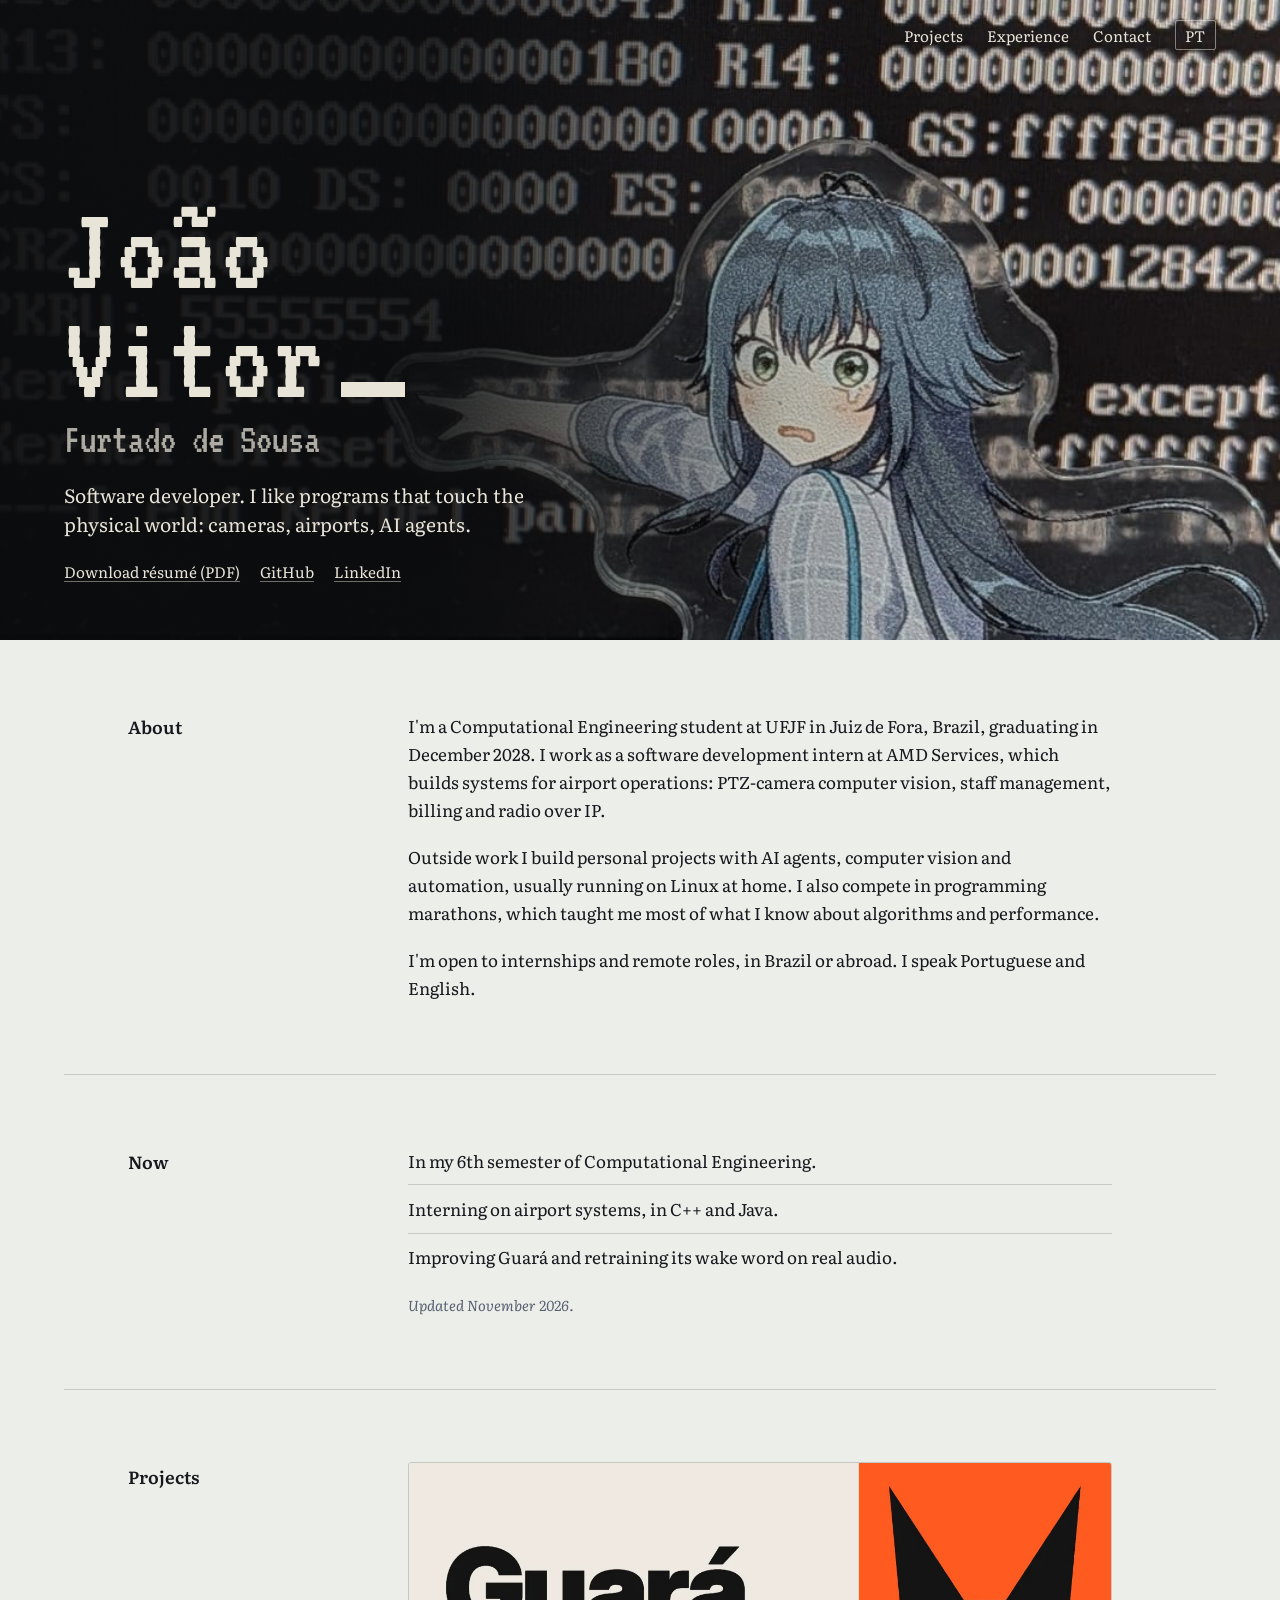
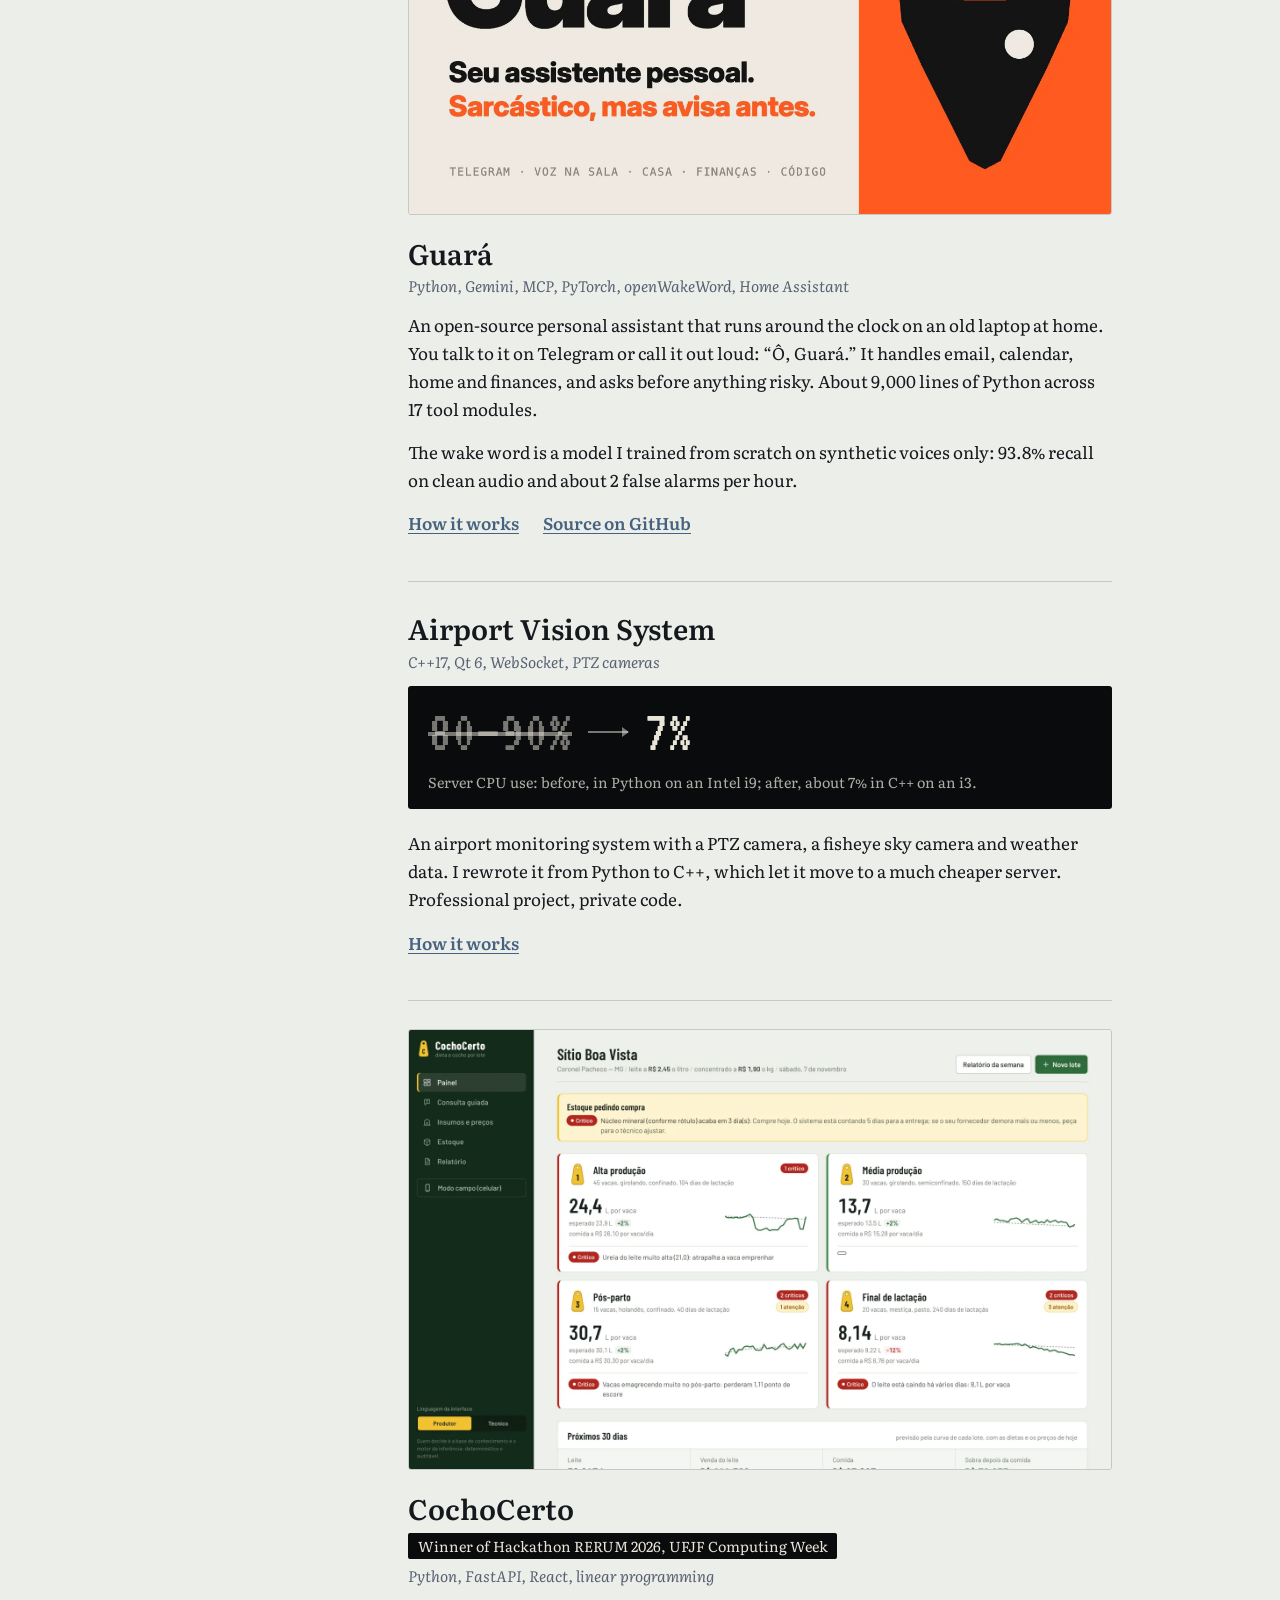
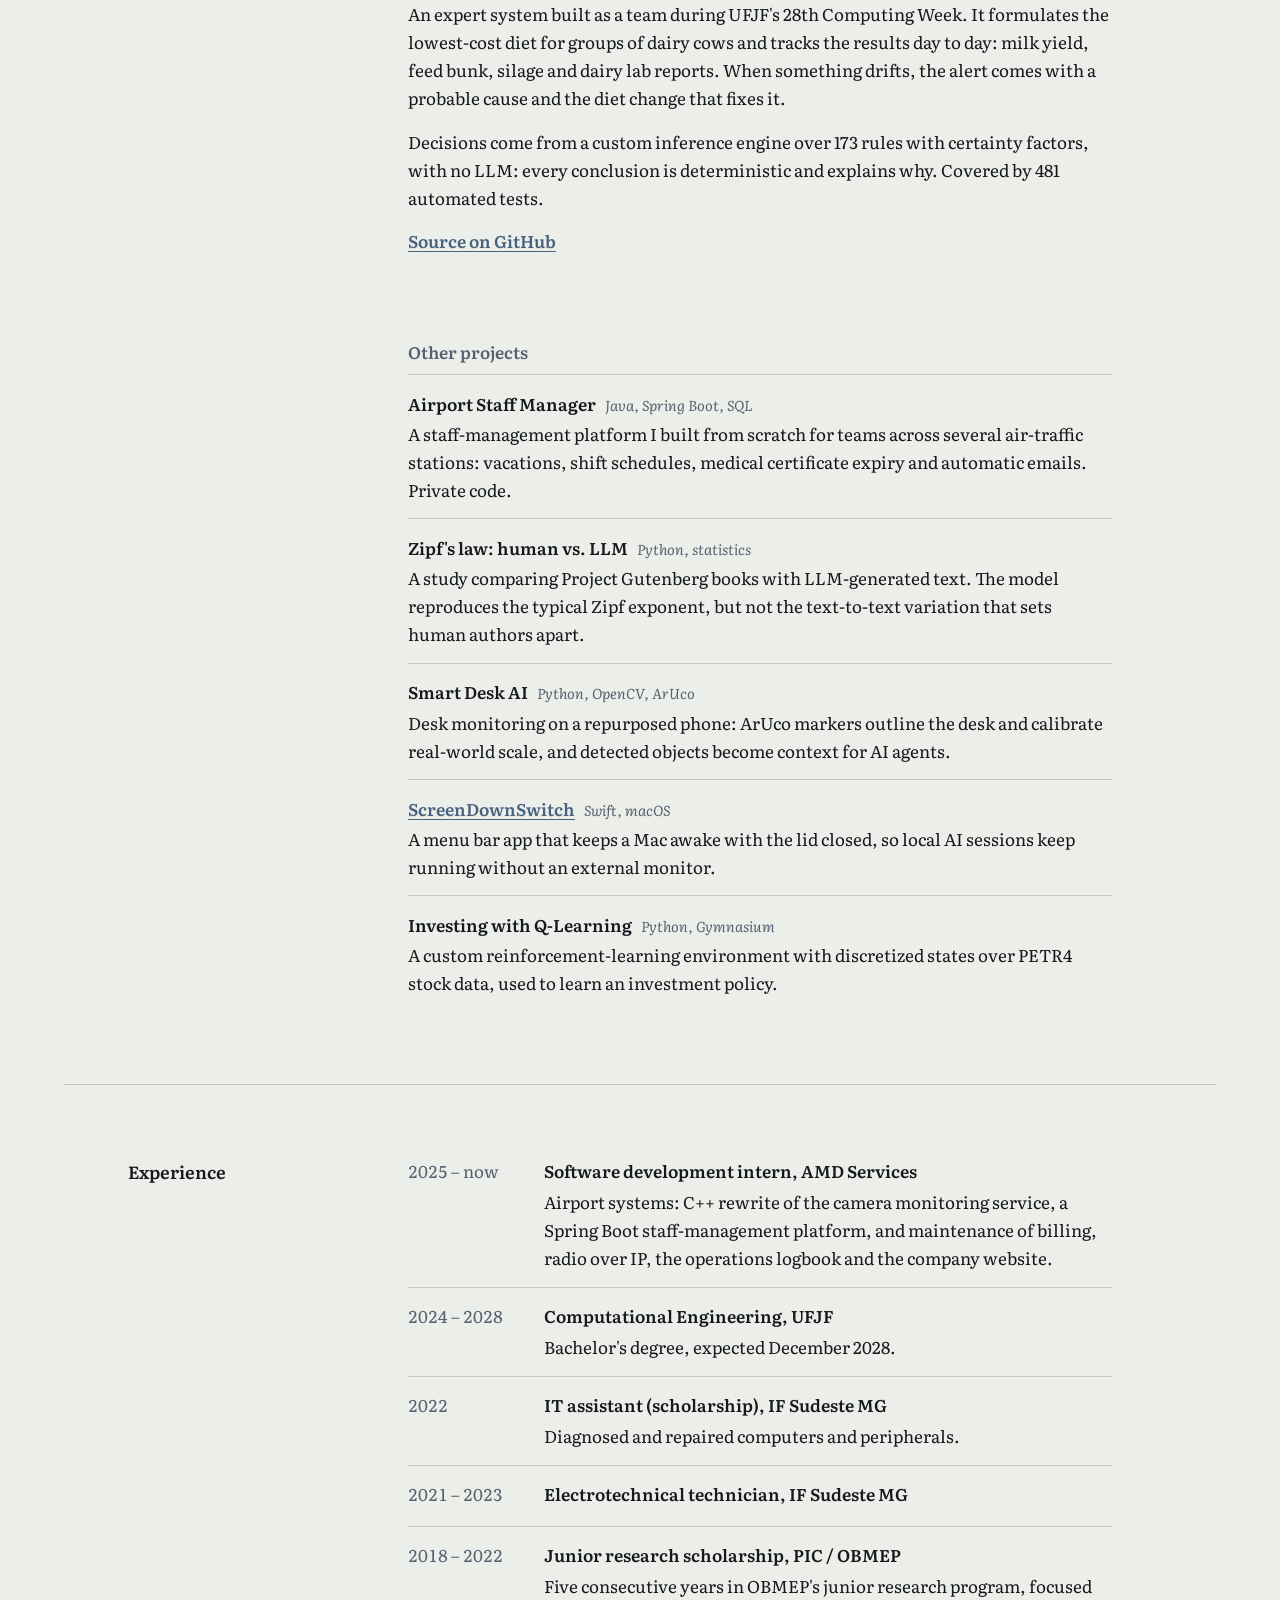
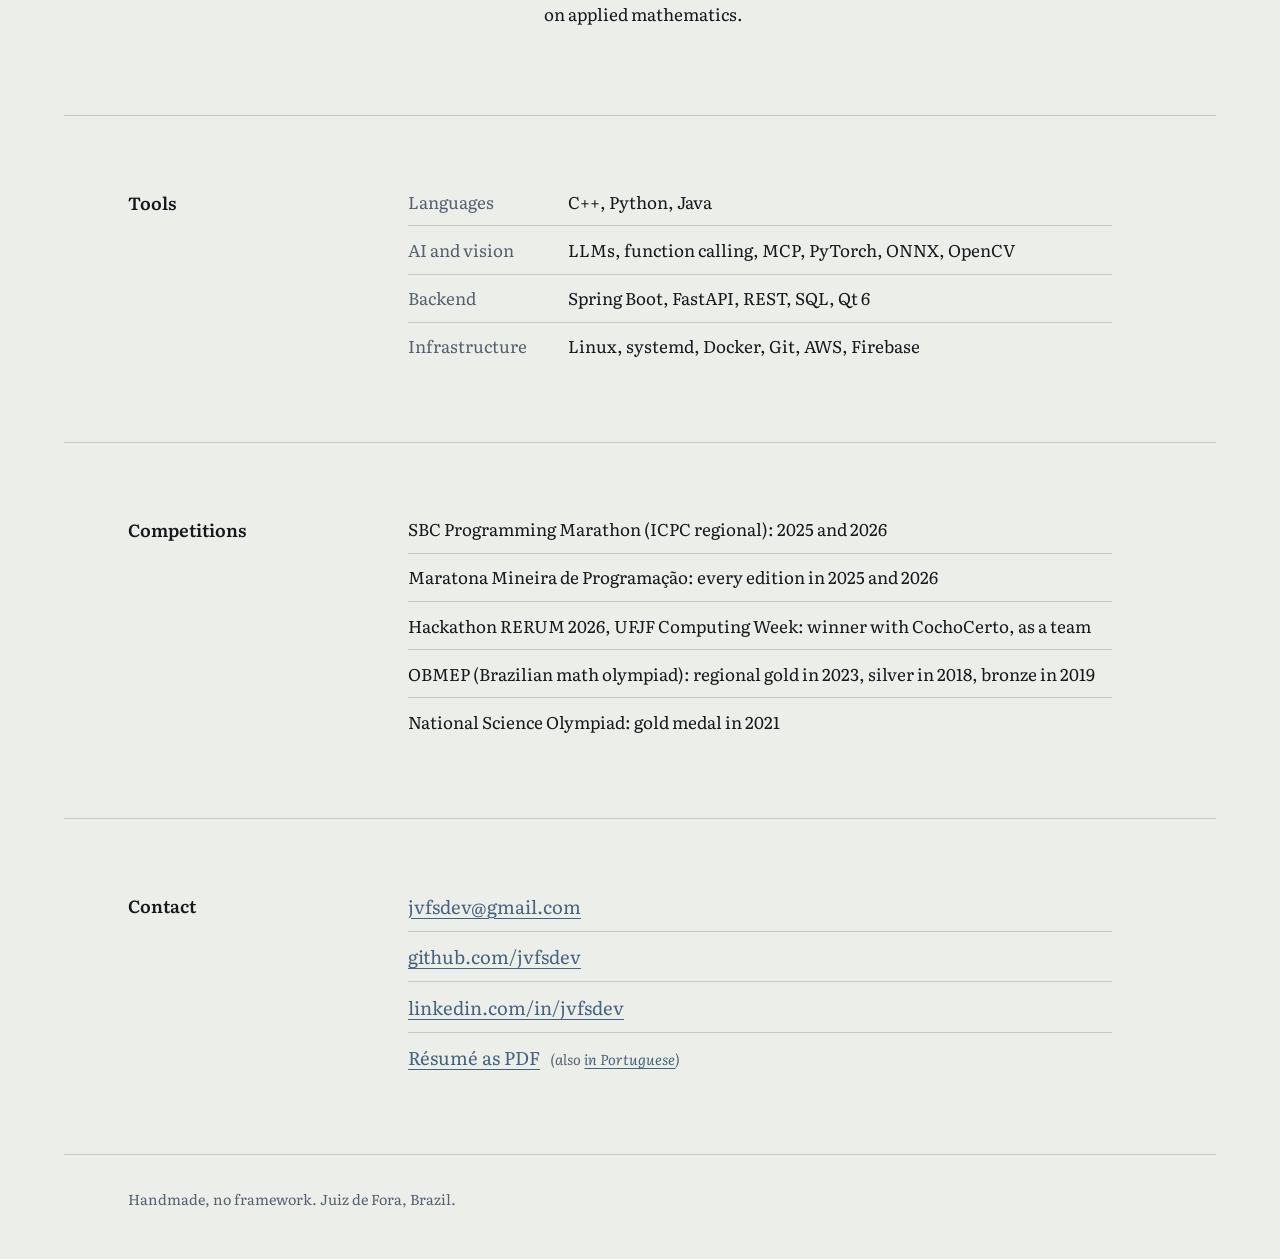
<file: index.html>
<!doctype html>
<html lang="pt-BR">
<head>
  <meta charset="utf-8">
  <meta name="viewport" content="width=device-width, initial-scale=1">
  <title>João Vitor Furtado de Sousa</title>
  <meta name="description" content="Desenvolvedor de software em Juiz de Fora. C++, visão computacional e agentes de IA. Estudante de Engenharia Computacional na UFJF.">
  <link rel="canonical" href="https://jvfs.com.br/">
  <meta name="theme-color" content="#0a0b0d">
  <meta property="og:type" content="website">
  <meta property="og:url" content="https://jvfs.com.br/">
  <meta property="og:title" content="João Vitor Furtado de Sousa">
  <meta property="og:description" content="Desenvolvedor de software. C++, visão computacional e agentes de IA.">
  <meta property="og:image" content="https://jvfs.com.br/assets/og.jpg">
  <meta property="og:image:width" content="1200">
  <meta property="og:image:height" content="630">
  <meta property="og:locale" content="pt_BR">
  <meta property="og:locale:alternate" content="en_US">
  <meta name="twitter:card" content="summary_large_image">
  <link rel="icon" href="data:image/svg+xml,%3Csvg xmlns='http://www.w3.org/2000/svg' viewBox='0 0 32 32'%3E%3Crect width='32' height='32' fill='%230a0b0d'/%3E%3Crect x='9' y='7' width='5' height='18' fill='%23e8e4d8'/%3E%3Crect x='9' y='20' width='14' height='5' fill='%23e8e4d8'/%3E%3C/svg%3E">
  <link rel="preconnect" href="https://fonts.googleapis.com">
  <link rel="preconnect" href="https://fonts.gstatic.com" crossorigin>
  <link href="https://fonts.googleapis.com/css2?family=Literata:ital,opsz,wght@0,7..72,400;0,7..72,600;1,7..72,400&family=VT323&display=swap" rel="stylesheet">
  <link rel="stylesheet" href="style.css">
  <script type="application/ld+json">
  {
    "@context": "https://schema.org",
    "@type": "Person",
    "name": "João Vitor Furtado de Sousa",
    "url": "https://jvfs.com.br/",
    "email": "mailto:jvfsdev@gmail.com",
    "jobTitle": "Software Developer",
    "address": {"@type": "PostalAddress", "addressLocality": "Juiz de Fora", "addressRegion": "MG", "addressCountry": "BR"},
    "alumniOf": {"@type": "CollegeOrUniversity", "name": "Universidade Federal de Juiz de Fora"},
    "sameAs": ["https://github.com/jvfsdev", "https://linkedin.com/in/jvfsdev"]
  }
  </script>
</head>
<body>

<header class="hero">
  <img class="hero-img" src="assets/kernel-panic.jpeg" alt="Foto de um monitor mostrando um kernel panic do Linux, com um boneco de acrílico apontando para o texto" width="1600" height="533">
  <div class="hero-scrim"></div>

  <nav class="nav" aria-label="Navegação principal">
    <a href="#projetos"><span lang="pt-BR">Projetos</span><span lang="en">Projects</span></a>
    <a href="#experiencia"><span lang="pt-BR">Experiência</span><span lang="en">Experience</span></a>
    <a href="#contato"><span lang="pt-BR">Contato</span><span lang="en">Contact</span></a>
    <button class="lang" type="button" id="lang-toggle" aria-label="Mudar idioma / Switch language">
      <span lang="pt-BR">EN</span><span lang="en">PT</span>
    </button>
  </nav>

  <div class="hero-text">
    <h1 class="name">João <span class="nowrap">Vitor<span class="cursor" aria-hidden="true"></span></span></h1>
    <p class="fullname">Furtado de Sousa</p>
    <p class="tagline" lang="pt-BR">Desenvolvedor de software. Gosto de programas que encostam no mundo físico: câmeras, aeroportos, agentes de IA.</p>
    <p class="tagline" lang="en">Software developer. I like programs that touch the physical world: cameras, airports, AI agents.</p>
    <p class="hero-links">
      <a lang="pt-BR" href="assets/cv/joao-vitor-cv-pt.pdf">Baixar currículo (PDF)</a>
      <a lang="en" href="assets/cv/joao-vitor-cv-en.pdf">Download résumé (PDF)</a>
      <a href="https://github.com/jvfsdev">GitHub</a>
      <a href="https://linkedin.com/in/jvfsdev">LinkedIn</a>
    </p>
  </div>
</header>

<main>

  <section class="section" id="sobre">
    <h2 class="section-title"><span lang="pt-BR">Sobre</span><span lang="en">About</span></h2>
    <div class="section-body prose">
      <p lang="pt-BR">Estudo Engenharia Computacional na UFJF, em Juiz de Fora, com formatura prevista para dezembro de 2028. Faço estágio em desenvolvimento de software na AMD Services, que cria sistemas para a operação de aeroportos: visão computacional com câmeras PTZ, gestão de pessoal, billing e rádio sobre IP.</p>
      <p lang="en">I'm a Computational Engineering student at UFJF in Juiz de Fora, Brazil, graduating in December 2028. I work as a software development intern at AMD Services, which builds systems for airport operations: PTZ-camera computer vision, staff management, billing and radio over IP.</p>

      <p lang="pt-BR">Fora do trabalho, construo projetos pessoais com agentes de IA, visão computacional e automação, quase sempre rodando em Linux, em casa. Também compito em maratonas de programação, onde aprendi quase tudo que sei sobre algoritmos e desempenho.</p>
      <p lang="en">Outside work I build personal projects with AI agents, computer vision and automation, usually running on Linux at home. I also compete in programming marathons, which taught me most of what I know about algorithms and performance.</p>

      <p lang="pt-BR">Estou aberto a estágios e vagas remotas, no Brasil ou fora. Falo português e inglês.</p>
      <p lang="en">I'm open to internships and remote roles, in Brazil or abroad. I speak Portuguese and English.</p>
    </div>
  </section>

  <section class="section" id="agora">
    <h2 class="section-title"><span lang="pt-BR">Agora</span><span lang="en">Now</span></h2>
    <div class="section-body">
      <ul class="plain">
        <li><span lang="pt-BR">Cursando o 6º período de Engenharia Computacional.</span><span lang="en">In my 6th semester of Computational Engineering.</span></li>
        <li><span lang="pt-BR">Estagiando em sistemas de aeroporto, em C++ e Java.</span><span lang="en">Interning on airport systems, in C++ and Java.</span></li>
        <li><span lang="pt-BR">Evoluindo o Guará e treinando a palavra de ativação com áudio real.</span><span lang="en">Improving Guará and retraining its wake word on real audio.</span></li>
      </ul>
      <p class="note"><span lang="pt-BR">Atualizado em novembro de 2026.</span><span lang="en">Updated November 2026.</span></p>
    </div>
  </section>

  <section class="section" id="projetos">
    <h2 class="section-title"><span lang="pt-BR">Projetos</span><span lang="en">Projects</span></h2>
    <div class="section-body">

      <article class="project featured">
        <a class="project-figure" href="projetos/guara.html" tabindex="-1" aria-hidden="true">
          <img src="assets/projetos/guara.webp" alt="" width="1280" height="640" loading="lazy">
        </a>
        <h3 class="project-name"><a href="projetos/guara.html">Guará</a></h3>
        <p class="project-stack">Python, Gemini, MCP, PyTorch, openWakeWord, Home Assistant</p>
        <div class="project-desc">
          <p lang="pt-BR">Assistente pessoal de código aberto que roda 24 horas num notebook velho, em casa. Você fala com ele pelo Telegram ou chama em voz alta: <q>Ô, Guará.</q> Cuida de e-mail, agenda, casa e finanças, e pede confirmação antes de qualquer ação perigosa. São cerca de 9.000 linhas de Python em 17 módulos de ferramentas.</p>
          <p lang="en">An open-source personal assistant that runs around the clock on an old laptop at home. You talk to it on Telegram or call it out loud: <q>Ô, Guará.</q> It handles email, calendar, home and finances, and asks before anything risky. About 9,000 lines of Python across 17 tool modules.</p>
          <p lang="pt-BR">A palavra de ativação é um modelo que treinei do zero, só com vozes sintéticas: 93,8% de acerto em áudio limpo e cerca de 2 alarmes falsos por hora.</p>
          <p lang="en">The wake word is a model I trained from scratch on synthetic voices only: 93.8% recall on clean audio and about 2 false alarms per hour.</p>
          <p class="project-links">
            <a href="projetos/guara.html"><span lang="pt-BR">Como funciona</span><span lang="en">How it works</span></a>
            <a href="https://github.com/jvfsdev/Guara"><span lang="pt-BR">Código no GitHub</span><span lang="en">Source on GitHub</span></a>
          </p>
        </div>
      </article>

      <article class="project featured">
        <h3 class="project-name"><a href="projetos/airport-vision.html">Airport Vision System</a></h3>
        <p class="project-stack">C++17, Qt 6, WebSocket, <span lang="pt-BR">câmeras PTZ</span><span lang="en">PTZ cameras</span></p>
        <div class="project-desc">
          <figure class="metric">
            <p class="metric-row"><span class="metric-from">80–90%</span><span class="metric-arrow" aria-hidden="true"></span><span class="metric-to">7%</span></p>
            <figcaption><span lang="pt-BR">Uso de CPU do servidor: antes, em Python num Intel i9; depois, cerca de 7% em C++ num i3.</span><span lang="en">Server CPU use: before, in Python on an Intel i9; after, about 7% in C++ on an i3.</span></figcaption>
          </figure>
          <p lang="pt-BR">Sistema de monitoramento de aeroporto com câmera PTZ, câmera fisheye do céu e dados meteorológicos. Reescrevi tudo de Python para C++, o que permitiu trocar o servidor por uma máquina bem mais barata. Projeto profissional, código privado.</p>
          <p lang="en">An airport monitoring system with a PTZ camera, a fisheye sky camera and weather data. I rewrote it from Python to C++, which let it move to a much cheaper server. Professional project, private code.</p>
          <p class="project-links">
            <a href="projetos/airport-vision.html"><span lang="pt-BR">Como funciona</span><span lang="en">How it works</span></a>
          </p>
        </div>
      </article>

      <article class="project featured">
        <a class="project-figure" href="https://github.com/jvfsdev/Hackathon_Rerum_2026" tabindex="-1" aria-hidden="true">
          <img src="assets/projetos/cochocerto.webp" alt="" width="1600" height="1000" loading="lazy">
        </a>
        <h3 class="project-name"><a href="https://github.com/jvfsdev/Hackathon_Rerum_2026">CochoCerto</a></h3>
        <p class="award"><span lang="pt-BR">Campeão do Hackathon RERUM 2026, Semana da Computação da UFJF</span><span lang="en">Winner of Hackathon RERUM 2026, UFJF Computing Week</span></p>
        <p class="project-stack">Python, FastAPI, React, <span lang="pt-BR">programação linear</span><span lang="en">linear programming</span></p>
        <div class="project-desc">
          <p lang="pt-BR">Sistema especialista feito em equipe durante a XXVIII Semana da Computação da UFJF. Formula a dieta de custo mínimo para lotes de vacas leiteiras e acompanha o resultado no dia a dia: produção, cocho, silagem e laudo do laticínio. Quando algo sai da curva, o alerta vem com a causa provável e a mudança de dieta que resolve.</p>
          <p lang="en">An expert system built as a team during UFJF's 28th Computing Week. It formulates the lowest-cost diet for groups of dairy cows and tracks the results day to day: milk yield, feed bunk, silage and dairy lab reports. When something drifts, the alert comes with a probable cause and the diet change that fixes it.</p>
          <p lang="pt-BR">Quem decide é um motor de inferência próprio sobre 173 regras com fator de certeza, sem LLM: cada conclusão é determinística e explica o porquê. Tem 481 testes automatizados.</p>
          <p lang="en">Decisions come from a custom inference engine over 173 rules with certainty factors, with no LLM: every conclusion is deterministic and explains why. Covered by 481 automated tests.</p>
          <p class="project-links">
            <a href="https://github.com/jvfsdev/Hackathon_Rerum_2026"><span lang="pt-BR">Código no GitHub</span><span lang="en">Source on GitHub</span></a>
          </p>
        </div>
      </article>

      <h3 class="subhead"><span lang="pt-BR">Outros projetos</span><span lang="en">Other projects</span></h3>

      <ul class="mini-projects">
        <li>
          <p class="mini-name">Airport Staff Manager <span class="mini-stack">Java, Spring Boot, SQL</span></p>
          <p lang="pt-BR">Plataforma de gestão de pessoal que fiz do zero para equipes de várias estações de tráfego aéreo: férias, escalas, validade de certificados médicos e e-mails automáticos. Código privado.</p>
          <p lang="en">A staff-management platform I built from scratch for teams across several air-traffic stations: vacations, shift schedules, medical certificate expiry and automatic emails. Private code.</p>
        </li>
        <li>
          <p class="mini-name"><span lang="pt-BR">Lei de Zipf: humano vs. LLM</span><span lang="en">Zipf's law: human vs. LLM</span> <span class="mini-stack"><span lang="pt-BR">Python, estatística</span><span lang="en">Python, statistics</span></span></p>
          <p lang="pt-BR">Estudo comparando livros do Project Gutenberg com textos gerados por LLM. A IA reproduz o expoente de Zipf típico, mas não a variação entre textos que distingue autores humanos.</p>
          <p lang="en">A study comparing Project Gutenberg books with LLM-generated text. The model reproduces the typical Zipf exponent, but not the text-to-text variation that sets human authors apart.</p>
        </li>
        <li>
          <p class="mini-name">Smart Desk AI <span class="mini-stack">Python, OpenCV, ArUco</span></p>
          <p lang="pt-BR">Monitoramento da minha bancada num celular reaproveitado: marcadores ArUco delimitam a mesa e calibram a escala real, e os objetos identificados viram contexto para agentes de IA.</p>
          <p lang="en">Desk monitoring on a repurposed phone: ArUco markers outline the desk and calibrate real-world scale, and detected objects become context for AI agents.</p>
        </li>
        <li>
          <p class="mini-name"><a href="https://github.com/jvfsdev/Mac-screen-down-switch">ScreenDownSwitch</a> <span class="mini-stack">Swift, macOS</span></p>
          <p lang="pt-BR">App de barra de menu que impede o Mac de dormir com a tampa fechada, para manter sessões de IA local rodando sem monitor externo.</p>
          <p lang="en">A menu bar app that keeps a Mac awake with the lid closed, so local AI sessions keep running without an external monitor.</p>
        </li>
        <li>
          <p class="mini-name"><span lang="pt-BR">Investimento com Q-Learning</span><span lang="en">Investing with Q-Learning</span> <span class="mini-stack">Python, Gymnasium</span></p>
          <p lang="pt-BR">Ambiente de aprendizado por reforço próprio, com estados discretizados sobre dados da PETR4, para aprender uma política de investimento.</p>
          <p lang="en">A custom reinforcement-learning environment with discretized states over PETR4 stock data, used to learn an investment policy.</p>
        </li>
      </ul>

    </div>
  </section>

  <section class="section" id="experiencia">
    <h2 class="section-title"><span lang="pt-BR">Experiência</span><span lang="en">Experience</span></h2>
    <div class="section-body">
      <ol class="timeline" reversed>
        <li>
          <p class="when">2025 – <span lang="pt-BR">hoje</span><span lang="en">now</span></p>
          <div>
            <p class="what"><span lang="pt-BR">Estagiário de desenvolvimento de software</span><span lang="en">Software development intern</span>, AMD Services</p>
            <p lang="pt-BR">Sistemas para aeroportos: reescrita em C++ do monitoramento por câmera, plataforma de gestão de pessoal em Spring Boot e manutenção de billing, rádio sobre IP, livro de registro de ocorrências e site institucional.</p>
            <p lang="en">Airport systems: C++ rewrite of the camera monitoring service, a Spring Boot staff-management platform, and maintenance of billing, radio over IP, the operations logbook and the company website.</p>
          </div>
        </li>
        <li>
          <p class="when">2024 – 2028</p>
          <div>
            <p class="what"><span lang="pt-BR">Engenharia Computacional</span><span lang="en">Computational Engineering</span>, UFJF</p>
            <p lang="pt-BR">Bacharelado, formatura prevista para dezembro de 2028.</p>
            <p lang="en">Bachelor's degree, expected December 2028.</p>
          </div>
        </li>
        <li>
          <p class="when">2022</p>
          <div>
            <p class="what"><span lang="pt-BR">Bolsista, auxiliar de TI</span><span lang="en">IT assistant (scholarship)</span>, IF Sudeste MG</p>
            <p lang="pt-BR">Diagnóstico e reparo de computadores e periféricos.</p>
            <p lang="en">Diagnosed and repaired computers and peripherals.</p>
          </div>
        </li>
        <li>
          <p class="when">2021 – 2023</p>
          <div>
            <p class="what"><span lang="pt-BR">Técnico em Eletrotécnica</span><span lang="en">Electrotechnical technician</span>, IF Sudeste MG</p>
          </div>
        </li>
        <li>
          <p class="when">2018 – 2022</p>
          <div>
            <p class="what"><span lang="pt-BR">Iniciação científica</span><span lang="en">Junior research scholarship</span>, PIC / OBMEP</p>
            <p lang="pt-BR">Cinco anos seguidos no programa de iniciação científica da OBMEP, com foco em matemática aplicada.</p>
            <p lang="en">Five consecutive years in OBMEP's junior research program, focused on applied mathematics.</p>
          </div>
        </li>
      </ol>
    </div>
  </section>

  <section class="section" id="stack">
    <h2 class="section-title"><span lang="pt-BR">Ferramentas</span><span lang="en">Tools</span></h2>
    <div class="section-body">
      <dl class="stack">
        <div><dt><span lang="pt-BR">Linguagens</span><span lang="en">Languages</span></dt><dd>C++, Python, Java</dd></div>
        <div><dt><span lang="pt-BR">IA e visão</span><span lang="en">AI and vision</span></dt><dd>LLMs, function calling, MCP, PyTorch, ONNX, OpenCV</dd></div>
        <div><dt>Backend</dt><dd>Spring Boot, FastAPI, REST, SQL, Qt 6</dd></div>
        <div><dt><span lang="pt-BR">Infraestrutura</span><span lang="en">Infrastructure</span></dt><dd>Linux, systemd, Docker, Git, AWS, Firebase</dd></div>
      </dl>
    </div>
  </section>

  <section class="section" id="competicoes">
    <h2 class="section-title"><span lang="pt-BR">Competições</span><span lang="en">Competitions</span></h2>
    <div class="section-body">
      <ul class="plain">
        <li><span lang="pt-BR">Maratona de Programação da SBC (regional do ICPC): 2025 e 2026</span><span lang="en">SBC Programming Marathon (ICPC regional): 2025 and 2026</span></li>
        <li><span lang="pt-BR">Maratona Mineira de Programação: todas as edições de 2025 e 2026</span><span lang="en">Maratona Mineira de Programação: every edition in 2025 and 2026</span></li>
        <li><span lang="pt-BR">Hackathon RERUM 2026, Semana da Computação da UFJF: campeão com o CochoCerto, em equipe</span><span lang="en">Hackathon RERUM 2026, UFJF Computing Week: winner with CochoCerto, as a team</span></li>
        <li><span lang="pt-BR">OBMEP: ouro regional em 2023, prata em 2018, bronze em 2019</span><span lang="en">OBMEP (Brazilian math olympiad): regional gold in 2023, silver in 2018, bronze in 2019</span></li>
        <li><span lang="pt-BR">Olimpíada Nacional de Ciências: medalha de ouro em 2021</span><span lang="en">National Science Olympiad: gold medal in 2021</span></li>
      </ul>
    </div>
  </section>

  <section class="section" id="contato">
    <h2 class="section-title"><span lang="pt-BR">Contato</span><span lang="en">Contact</span></h2>
    <div class="section-body">
      <ul class="plain contact">
        <li><a href="mailto:jvfsdev@gmail.com">jvfsdev@gmail.com</a></li>
        <li><a href="https://github.com/jvfsdev">github.com/jvfsdev</a></li>
        <li><a href="https://linkedin.com/in/jvfsdev">linkedin.com/in/jvfsdev</a></li>
        <li>
          <a lang="pt-BR" href="assets/cv/joao-vitor-cv-pt.pdf">Currículo em PDF</a>
          <a lang="en" href="assets/cv/joao-vitor-cv-en.pdf">Résumé as PDF</a>
          <span class="mini-stack"><span lang="pt-BR">(também <a href="assets/cv/joao-vitor-cv-en.pdf" hreflang="en">em inglês</a>)</span><span lang="en">(also <a href="assets/cv/joao-vitor-cv-pt.pdf" hreflang="pt-BR">in Portuguese</a>)</span></span>
        </li>
      </ul>
    </div>
  </section>

</main>

<footer class="footer">
  <p lang="pt-BR">Feito à mão, sem framework. Juiz de Fora, MG.</p>
  <p lang="en">Handmade, no framework. Juiz de Fora, Brazil.</p>
</footer>

<script src="script.js"></script>
</body>
</html>
</file>
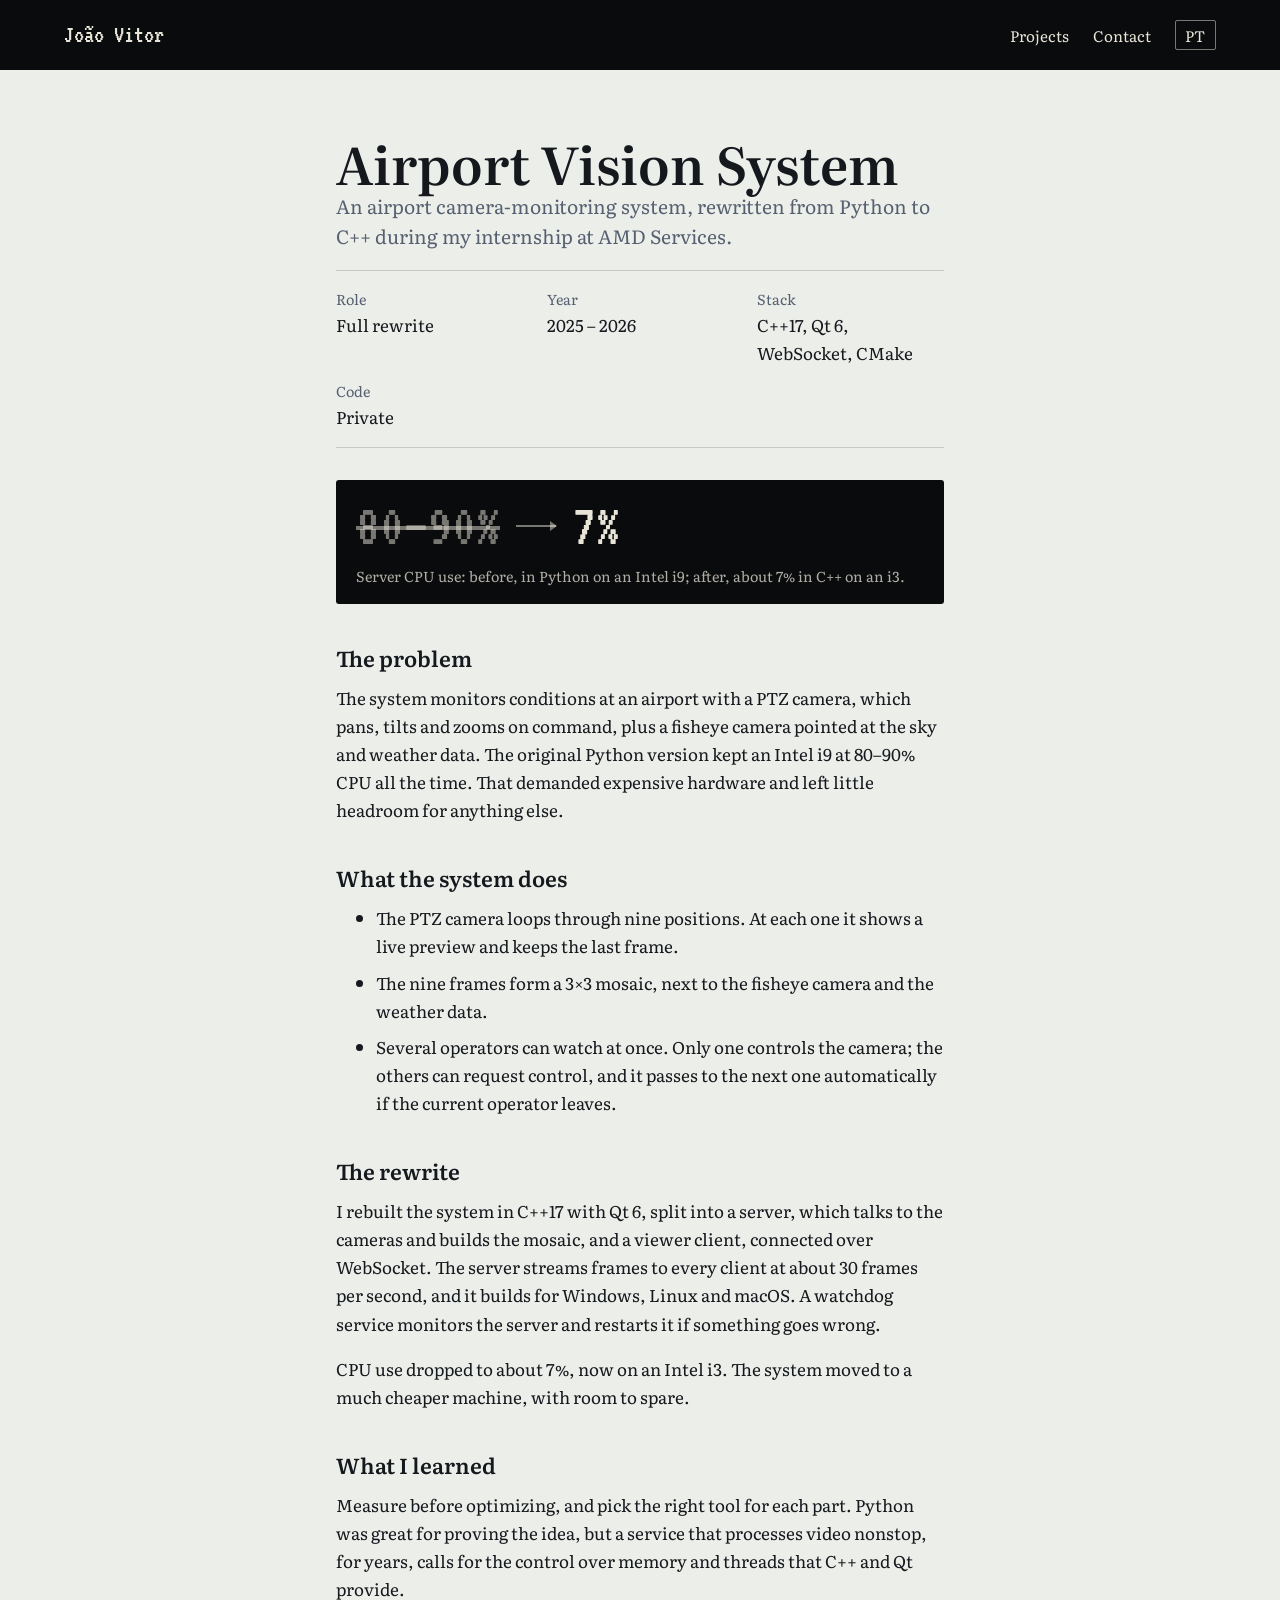
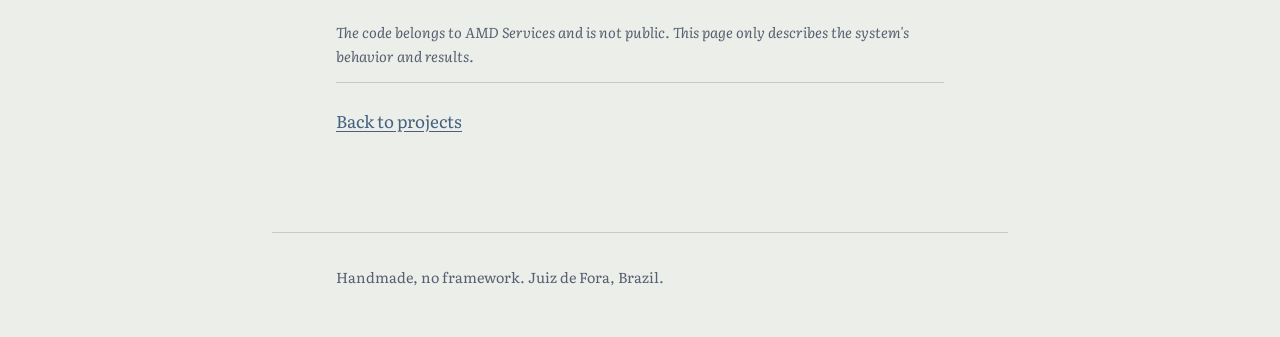
<file: projetos/airport-vision.html>
<!doctype html>
<html lang="pt-BR">
<head>
  <meta charset="utf-8">
  <meta name="viewport" content="width=device-width, initial-scale=1">
  <title>Airport Vision System | João Vitor</title>
  <meta name="description" content="Reescrita em C++ de um sistema de monitoramento de aeroporto por câmera PTZ: uso de CPU de 80–90% num i9 para cerca de 7% num i3.">
  <link rel="canonical" href="https://jvfs.com.br/projetos/airport-vision.html">
  <meta name="theme-color" content="#0a0b0d">
  <meta property="og:type" content="article">
  <meta property="og:url" content="https://jvfs.com.br/projetos/airport-vision.html">
  <meta property="og:title" content="Airport Vision System">
  <meta property="og:description" content="Reescrita em C++ de um sistema de monitoramento de aeroporto: CPU de 80–90% num i9 para ~7% num i3.">
  <meta property="og:image" content="https://jvfs.com.br/assets/og.jpg">
  <meta name="twitter:card" content="summary_large_image">
  <link rel="icon" href="data:image/svg+xml,%3Csvg xmlns='http://www.w3.org/2000/svg' viewBox='0 0 32 32'%3E%3Crect width='32' height='32' fill='%230a0b0d'/%3E%3Crect x='9' y='7' width='5' height='18' fill='%23e8e4d8'/%3E%3Crect x='9' y='20' width='14' height='5' fill='%23e8e4d8'/%3E%3C/svg%3E">
  <link rel="preconnect" href="https://fonts.googleapis.com">
  <link rel="preconnect" href="https://fonts.gstatic.com" crossorigin>
  <link href="https://fonts.googleapis.com/css2?family=Literata:ital,opsz,wght@0,7..72,400;0,7..72,600;1,7..72,400&family=VT323&display=swap" rel="stylesheet">
  <link rel="stylesheet" href="../style.css">
</head>
<body>

<header class="page-head">
  <nav class="nav" aria-label="Navegação principal">
    <a class="home-link" href="../">João Vitor</a>
    <a href="../#projetos"><span lang="pt-BR">Projetos</span><span lang="en">Projects</span></a>
    <a href="../#contato"><span lang="pt-BR">Contato</span><span lang="en">Contact</span></a>
    <button class="lang" type="button" id="lang-toggle" aria-label="Mudar idioma / Switch language">
      <span lang="pt-BR">EN</span><span lang="en">PT</span>
    </button>
  </nav>
</header>

<main class="case">
  <h1 class="case-title">Airport Vision System</h1>
  <p class="case-lead" lang="pt-BR">Um sistema de monitoramento de aeroporto por câmera, reescrito de Python para C++ durante o meu estágio na AMD Services.</p>
  <p class="case-lead" lang="en">An airport camera-monitoring system, rewritten from Python to C++ during my internship at AMD Services.</p>

  <dl class="case-facts">
    <div><dt><span lang="pt-BR">Papel</span><span lang="en">Role</span></dt><dd><span lang="pt-BR">Reescrita completa</span><span lang="en">Full rewrite</span></dd></div>
    <div><dt><span lang="pt-BR">Ano</span><span lang="en">Year</span></dt><dd>2025 – 2026</dd></div>
    <div><dt>Stack</dt><dd>C++17, Qt 6, WebSocket, CMake</dd></div>
    <div><dt><span lang="pt-BR">Código</span><span lang="en">Code</span></dt><dd><span lang="pt-BR">Privado</span><span lang="en">Private</span></dd></div>
  </dl>

  <figure class="metric">
    <p class="metric-row"><span class="metric-from">80–90%</span><span class="metric-arrow" aria-hidden="true"></span><span class="metric-to">7%</span></p>
    <figcaption><span lang="pt-BR">Uso de CPU do servidor: antes, em Python num Intel i9; depois, cerca de 7% em C++ num i3.</span><span lang="en">Server CPU use: before, in Python on an Intel i9; after, about 7% in C++ on an i3.</span></figcaption>
  </figure>

  <section lang="pt-BR">
    <h2>O problema</h2>
    <p>O sistema monitora as condições de um aeroporto com uma câmera PTZ, que gira e dá zoom sob comando, além de uma câmera fisheye apontada para o céu e dados meteorológicos. A versão original, em Python, deixava um Intel i9 com 80–90% de CPU ocupada o tempo todo. Isso exigia hardware caro e deixava pouca folga para o resto.</p>

    <h2>O que o sistema faz</h2>
    <ul>
      <li>A câmera PTZ percorre nove posições em loop. Em cada uma, mostra um preview ao vivo e guarda o último quadro.</li>
      <li>Os nove quadros formam um mosaico 3×3, ao lado da câmera fisheye e dos dados meteorológicos.</li>
      <li>Vários operadores podem assistir ao mesmo tempo. Só um controla a câmera; os outros podem pedir o controle, e ele passa automaticamente para o próximo se o operador atual sair.</li>
    </ul>

    <h2>A reescrita</h2>
    <p>Refiz o sistema em C++17 com Qt 6, separado em um servidor, que fala com as câmeras e monta o mosaico, e um cliente de visualização, ligados por WebSocket. O servidor transmite as imagens para todos os clientes a cerca de 30 quadros por segundo, e compila para Windows, Linux e macOS. Um serviço de watchdog acompanha o servidor e o reinicia se algo der errado.</p>
    <p>Com isso, o uso de CPU caiu para cerca de 7%, agora num Intel i3. O sistema passou a rodar numa máquina bem mais barata, com folga.</p>

    <h2>O que aprendi</h2>
    <p>Medir antes de otimizar e escolher a ferramenta certa para cada parte. Python foi ótimo para validar a ideia, mas um serviço que processa vídeo sem parar, por anos, pede o controle de memória e de threads que C++ e Qt oferecem.</p>
    <p class="note">O código pertence à AMD Services e não é público. Esta página descreve apenas o comportamento do sistema e os resultados.</p>
  </section>

  <section lang="en">
    <h2>The problem</h2>
    <p>The system monitors conditions at an airport with a PTZ camera, which pans, tilts and zooms on command, plus a fisheye camera pointed at the sky and weather data. The original Python version kept an Intel i9 at 80–90% CPU all the time. That demanded expensive hardware and left little headroom for anything else.</p>

    <h2>What the system does</h2>
    <ul>
      <li>The PTZ camera loops through nine positions. At each one it shows a live preview and keeps the last frame.</li>
      <li>The nine frames form a 3×3 mosaic, next to the fisheye camera and the weather data.</li>
      <li>Several operators can watch at once. Only one controls the camera; the others can request control, and it passes to the next one automatically if the current operator leaves.</li>
    </ul>

    <h2>The rewrite</h2>
    <p>I rebuilt the system in C++17 with Qt 6, split into a server, which talks to the cameras and builds the mosaic, and a viewer client, connected over WebSocket. The server streams frames to every client at about 30 frames per second, and it builds for Windows, Linux and macOS. A watchdog service monitors the server and restarts it if something goes wrong.</p>
    <p>CPU use dropped to about 7%, now on an Intel i3. The system moved to a much cheaper machine, with room to spare.</p>

    <h2>What I learned</h2>
    <p>Measure before optimizing, and pick the right tool for each part. Python was great for proving the idea, but a service that processes video nonstop, for years, calls for the control over memory and threads that C++ and Qt provide.</p>
    <p class="note">The code belongs to AMD Services and is not public. This page only describes the system's behavior and results.</p>
  </section>

  <p class="case-back"><a href="../#projetos"><span lang="pt-BR">Voltar para os projetos</span><span lang="en">Back to projects</span></a></p>
</main>

<footer class="footer">
  <p lang="pt-BR">Feito à mão, sem framework. Juiz de Fora, MG.</p>
  <p lang="en">Handmade, no framework. Juiz de Fora, Brazil.</p>
</footer>

<script src="../script.js"></script>
</body>
</html>
</file>
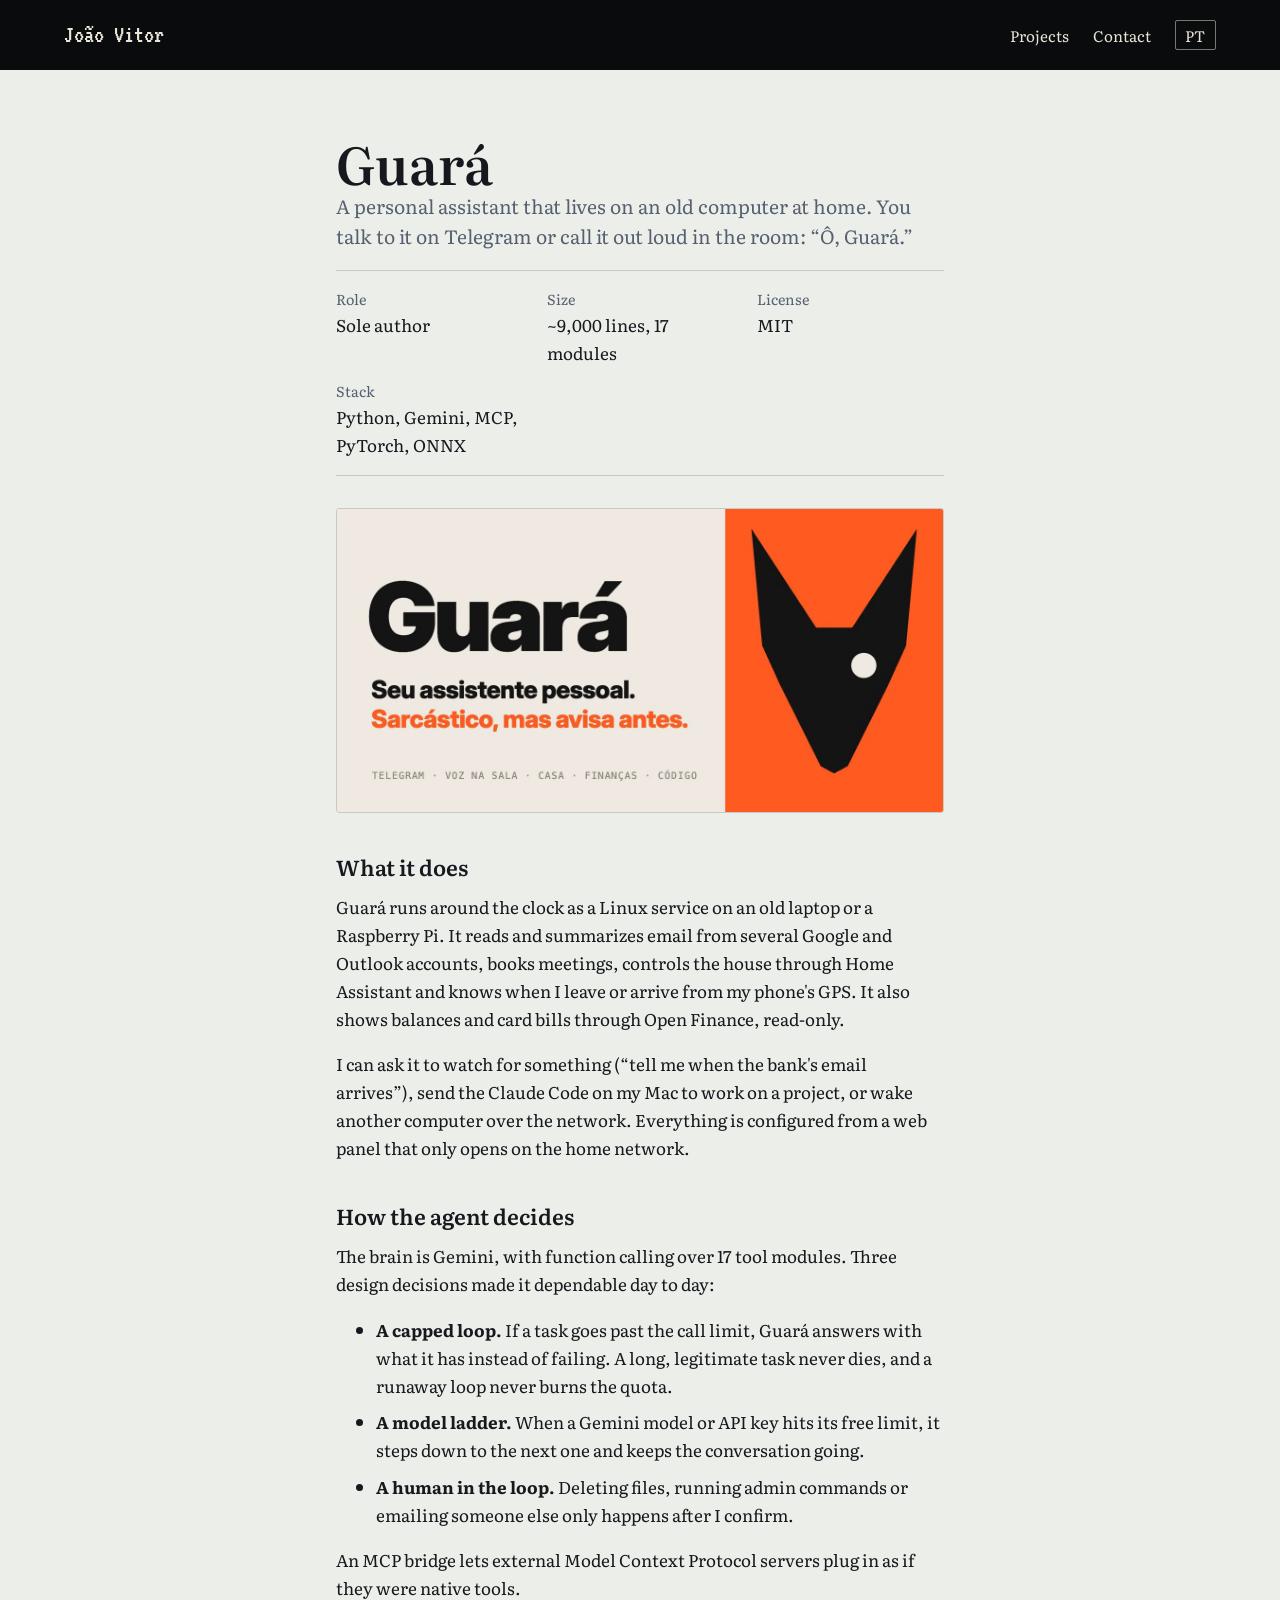
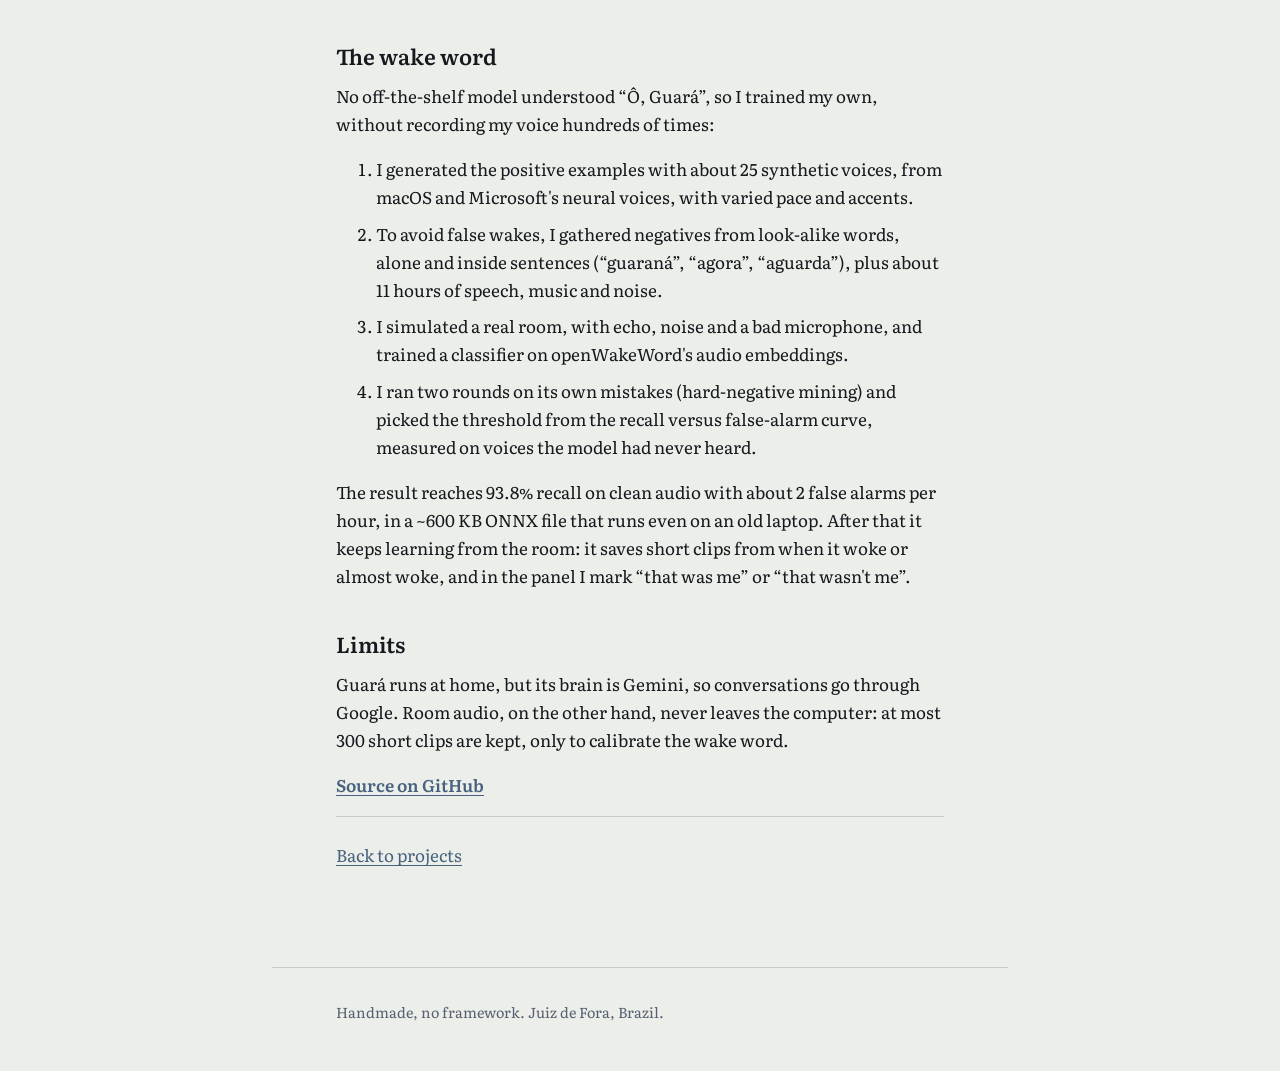
<file: projetos/guara.html>
<!doctype html>
<html lang="pt-BR">
<head>
  <meta charset="utf-8">
  <meta name="viewport" content="width=device-width, initial-scale=1">
  <title>Guará, assistente pessoal | João Vitor</title>
  <meta name="description" content="Como funciona o Guará, um assistente pessoal de código aberto que roda em casa, com palavra de ativação treinada do zero.">
  <link rel="canonical" href="https://jvfs.com.br/projetos/guara.html">
  <meta name="theme-color" content="#0a0b0d">
  <meta property="og:type" content="article">
  <meta property="og:url" content="https://jvfs.com.br/projetos/guara.html">
  <meta property="og:title" content="Guará, assistente pessoal">
  <meta property="og:description" content="Assistente de código aberto que roda em casa, com palavra de ativação treinada do zero.">
  <meta property="og:image" content="https://jvfs.com.br/assets/projetos/guara-og.jpg">
  <meta property="og:image:width" content="1280">
  <meta property="og:image:height" content="640">
  <meta name="twitter:card" content="summary_large_image">
  <link rel="icon" href="data:image/svg+xml,%3Csvg xmlns='http://www.w3.org/2000/svg' viewBox='0 0 32 32'%3E%3Crect width='32' height='32' fill='%230a0b0d'/%3E%3Crect x='9' y='7' width='5' height='18' fill='%23e8e4d8'/%3E%3Crect x='9' y='20' width='14' height='5' fill='%23e8e4d8'/%3E%3C/svg%3E">
  <link rel="preconnect" href="https://fonts.googleapis.com">
  <link rel="preconnect" href="https://fonts.gstatic.com" crossorigin>
  <link href="https://fonts.googleapis.com/css2?family=Literata:ital,opsz,wght@0,7..72,400;0,7..72,600;1,7..72,400&family=VT323&display=swap" rel="stylesheet">
  <link rel="stylesheet" href="../style.css">
</head>
<body>

<header class="page-head">
  <nav class="nav" aria-label="Navegação principal">
    <a class="home-link" href="../">João Vitor</a>
    <a href="../#projetos"><span lang="pt-BR">Projetos</span><span lang="en">Projects</span></a>
    <a href="../#contato"><span lang="pt-BR">Contato</span><span lang="en">Contact</span></a>
    <button class="lang" type="button" id="lang-toggle" aria-label="Mudar idioma / Switch language">
      <span lang="pt-BR">EN</span><span lang="en">PT</span>
    </button>
  </nav>
</header>

<main class="case">
  <h1 class="case-title">Guará</h1>
  <p class="case-lead" lang="pt-BR">Um assistente pessoal que mora num computador velho, em casa. Você fala com ele pelo Telegram ou chama em voz alta na sala: <q>Ô, Guará.</q></p>
  <p class="case-lead" lang="en">A personal assistant that lives on an old computer at home. You talk to it on Telegram or call it out loud in the room: <q>Ô, Guará.</q></p>

  <dl class="case-facts">
    <div><dt><span lang="pt-BR">Papel</span><span lang="en">Role</span></dt><dd><span lang="pt-BR">Autor único</span><span lang="en">Sole author</span></dd></div>
    <div><dt><span lang="pt-BR">Tamanho</span><span lang="en">Size</span></dt><dd><span lang="pt-BR">~9.000 linhas, 17 módulos</span><span lang="en">~9,000 lines, 17 modules</span></dd></div>
    <div><dt><span lang="pt-BR">Licença</span><span lang="en">License</span></dt><dd>MIT</dd></div>
    <div><dt>Stack</dt><dd>Python, Gemini, MCP, PyTorch, ONNX</dd></div>
  </dl>

  <a class="project-figure" href="https://github.com/jvfsdev/Guara">
    <img src="../assets/projetos/guara.webp" alt="Capa do Guará: o nome em letras grandes, o lema “Sarcástico, mas avisa antes” e um lobo-guará estilizado em preto sobre laranja" width="1280" height="640">
  </a>

  <section lang="pt-BR">
    <h2>O que ele faz</h2>
    <p>O Guará roda 24 horas como um serviço do Linux, num notebook antigo ou num Raspberry Pi. Ele lê e resume e-mails de várias contas Google e Outlook, marca compromissos, controla a casa pelo Home Assistant e sabe quando eu saio e chego pelo GPS do celular. Também mostra saldos e faturas via Open Finance, só para leitura.</p>
    <p>Dá para pedir que ele vigie algo (<q>me avisa quando chegar o e-mail do banco</q>), mandar o Claude Code do meu Mac trabalhar num projeto, ou ligar outro computador pela rede. A configuração toda é feita por um painel web que só abre na rede de casa.</p>

    <h2>Como o agente decide</h2>
    <p>O cérebro é o Gemini, com function calling sobre 17 módulos de ferramentas. Três decisões de projeto deixaram isso confiável no dia a dia:</p>
    <ul>
      <li><strong>Loop com teto de rodadas.</strong> Se uma tarefa passa do limite de chamadas, o Guará responde com o que já tem em vez de dar erro. Uma tarefa longa e legítima não morre, e um loop descontrolado não queima a cota.</li>
      <li><strong>Escada de modelos.</strong> Quando um modelo ou uma chave do Gemini atinge o limite gratuito, ele desce para o próximo e continua a conversa.</li>
      <li><strong>Humano no circuito.</strong> Apagar arquivos, rodar comandos de administrador ou mandar e-mail para outra pessoa só acontece depois que eu confirmo.</li>
    </ul>
    <p>Uma ponte MCP permite plugar servidores externos de Model Context Protocol como se fossem ferramentas nativas.</p>

    <h2>A palavra de ativação</h2>
    <p>Nenhum modelo pronto entendia <q>Ô, Guará</q>, então treinei o meu, sem gravar centenas de vezes a minha voz:</p>
    <ol>
      <li>Gerei os exemplos positivos com cerca de 25 vozes sintéticas, de macOS e neurais da Microsoft, com ritmos e sotaques variados.</li>
      <li>Para não acordar à toa, juntei negativos de palavras parecidas, sozinhas e dentro de frases (<q>guaraná</q>, <q>agora</q>, <q>aguarda</q>), e cerca de 11 horas de fala, música e ruído.</li>
      <li>Simulei uma sala de verdade, com eco, ruído e microfone ruim, e treinei um classificador sobre os embeddings de áudio do openWakeWord.</li>
      <li>Fiz duas rodadas em cima dos próprios erros (mineração de negativos difíceis) e escolhi o limiar pela curva de acerto contra alarmes falsos, medida em vozes que o modelo nunca ouviu.</li>
    </ol>
    <p>O resultado tem 93,8% de acerto em áudio limpo e cerca de 2 alarmes falsos por hora, num arquivo ONNX de ~600 KB que roda até em notebook velho. Depois, ele continua aprendendo com a sala: guarda trechos curtos de quando acordou ou quase acordou, e no painel eu marco <q>era eu</q> ou <q>não era</q>.</p>

    <h2>Limites</h2>
    <p>O Guará roda em casa, mas o cérebro é o Gemini, então as conversas passam pelo Google. O áudio da sala, por outro lado, nunca sai do computador: ficam guardados no máximo 300 trechos curtos, só para calibrar a palavra de ativação.</p>
  </section>

  <section lang="en">
    <h2>What it does</h2>
    <p>Guará runs around the clock as a Linux service on an old laptop or a Raspberry Pi. It reads and summarizes email from several Google and Outlook accounts, books meetings, controls the house through Home Assistant and knows when I leave or arrive from my phone's GPS. It also shows balances and card bills through Open Finance, read-only.</p>
    <p>I can ask it to watch for something (<q>tell me when the bank's email arrives</q>), send the Claude Code on my Mac to work on a project, or wake another computer over the network. Everything is configured from a web panel that only opens on the home network.</p>

    <h2>How the agent decides</h2>
    <p>The brain is Gemini, with function calling over 17 tool modules. Three design decisions made it dependable day to day:</p>
    <ul>
      <li><strong>A capped loop.</strong> If a task goes past the call limit, Guará answers with what it has instead of failing. A long, legitimate task never dies, and a runaway loop never burns the quota.</li>
      <li><strong>A model ladder.</strong> When a Gemini model or API key hits its free limit, it steps down to the next one and keeps the conversation going.</li>
      <li><strong>A human in the loop.</strong> Deleting files, running admin commands or emailing someone else only happens after I confirm.</li>
    </ul>
    <p>An MCP bridge lets external Model Context Protocol servers plug in as if they were native tools.</p>

    <h2>The wake word</h2>
    <p>No off-the-shelf model understood <q>Ô, Guará</q>, so I trained my own, without recording my voice hundreds of times:</p>
    <ol>
      <li>I generated the positive examples with about 25 synthetic voices, from macOS and Microsoft's neural voices, with varied pace and accents.</li>
      <li>To avoid false wakes, I gathered negatives from look-alike words, alone and inside sentences (<q>guaraná</q>, <q>agora</q>, <q>aguarda</q>), plus about 11 hours of speech, music and noise.</li>
      <li>I simulated a real room, with echo, noise and a bad microphone, and trained a classifier on openWakeWord's audio embeddings.</li>
      <li>I ran two rounds on its own mistakes (hard-negative mining) and picked the threshold from the recall versus false-alarm curve, measured on voices the model had never heard.</li>
    </ol>
    <p>The result reaches 93.8% recall on clean audio with about 2 false alarms per hour, in a ~600 KB ONNX file that runs even on an old laptop. After that it keeps learning from the room: it saves short clips from when it woke or almost woke, and in the panel I mark <q>that was me</q> or <q>that wasn't me</q>.</p>

    <h2>Limits</h2>
    <p>Guará runs at home, but its brain is Gemini, so conversations go through Google. Room audio, on the other hand, never leaves the computer: at most 300 short clips are kept, only to calibrate the wake word.</p>
  </section>

  <p class="project-links">
    <a href="https://github.com/jvfsdev/Guara"><span lang="pt-BR">Código no GitHub</span><span lang="en">Source on GitHub</span></a>
  </p>

  <p class="case-back"><a href="../#projetos"><span lang="pt-BR">Voltar para os projetos</span><span lang="en">Back to projects</span></a></p>
</main>

<footer class="footer">
  <p lang="pt-BR">Feito à mão, sem framework. Juiz de Fora, MG.</p>
  <p lang="en">Handmade, no framework. Juiz de Fora, Brazil.</p>
</footer>

<script src="../script.js"></script>
</body>
</html>
</file>
<file: style.css>
:root {
  --paper: #eceee9;
  --ink: #15181d;
  --muted: #566070;
  --blue: #46627f;
  --rule: #c5cac4;
  --crt: #0a0b0d;
  --phosphor: #e8e4d8;
  --gutter: clamp(1.25rem, 5vw, 4rem);
}

/* Language switching: each translated element carries its own lang attribute. */
html[lang="pt-BR"] [lang="en"],
html[lang="en"] [lang="pt-BR"] {
  display: none;
}

*,
*::before,
*::after {
  box-sizing: border-box;
}

html {
  scroll-behavior: smooth;
}

body {
  margin: 0;
  background: var(--paper);
  color: var(--ink);
  font-family: "Literata", Georgia, serif;
  font-size: 1.0625rem;
  line-height: 1.65;
}

a {
  color: var(--blue);
  text-underline-offset: 0.2em;
}

a:hover {
  color: var(--ink);
}

:focus-visible {
  outline: 2px solid var(--blue);
  outline-offset: 3px;
}

/* Hero */

.hero {
  position: relative;
  min-height: clamp(30rem, 52vw, 40rem);
  background: var(--crt);
  color: var(--phosphor);
  overflow: hidden;
}

.hero-img {
  position: absolute;
  inset: 0;
  width: 100%;
  height: 100%;
  object-fit: cover;
  object-position: 70% 50%;
}

.hero-scrim {
  position: absolute;
  inset: 0;
  background: linear-gradient(90deg, rgba(10, 11, 13, 0.94) 0%, rgba(10, 11, 13, 0.88) 34%, rgba(10, 11, 13, 0.25) 62%, rgba(10, 11, 13, 0) 100%);
}

.nav {
  position: relative;
  display: flex;
  justify-content: flex-end;
  align-items: center;
  gap: 1.5rem;
  padding: 1.25rem var(--gutter);
  font-size: 0.95rem;
}

.nav a {
  color: var(--phosphor);
  text-decoration: none;
}

.nav a:hover {
  text-decoration: underline;
  color: var(--phosphor);
}

.lang {
  font: inherit;
  color: var(--phosphor);
  background: transparent;
  border: 1px solid rgba(232, 228, 216, 0.5);
  border-radius: 2px;
  padding: 0.1rem 0.6rem;
  cursor: pointer;
}

.lang:hover {
  background: var(--phosphor);
  color: var(--crt);
}

.lang:focus-visible,
.nav a:focus-visible {
  outline-color: var(--phosphor);
}

.hero-text {
  position: absolute;
  left: var(--gutter);
  bottom: clamp(1.5rem, 5vw, 3.5rem);
  max-width: min(34rem, 44vw);
}

.name {
  margin: 0;
  font-family: "VT323", monospace;
  font-weight: 400;
  font-size: clamp(4rem, 10vw, 8.5rem);
  line-height: 0.85;
  letter-spacing: 0.01em;
}

.fullname {
  margin: 0.4rem 0 1.25rem;
  font-family: "VT323", monospace;
  font-size: clamp(1.6rem, 3.2vw, 2.6rem);
  line-height: 1;
  color: rgba(232, 228, 216, 0.72);
}

.tagline {
  margin: 0;
  max-width: 30rem;
  font-size: clamp(1rem, 1.5vw, 1.2rem);
  line-height: 1.5;
}

.hero-links {
  display: flex;
  flex-wrap: wrap;
  gap: 0.4rem 1.25rem;
  margin: 1.25rem 0 0;
  font-size: 0.95rem;
}

.hero-links a {
  color: var(--phosphor);
  text-decoration-color: rgba(232, 228, 216, 0.45);
}

.hero-links a:hover {
  color: var(--phosphor);
  text-decoration-color: var(--phosphor);
}

.hero-links a:focus-visible {
  outline-color: var(--phosphor);
}

.cursor {
  display: inline-block;
  width: 0.5em;
  height: 0.12em;
  margin-left: 0.12em;
  background: var(--phosphor);
  animation: blink 1.1s steps(1) infinite;
}

@keyframes blink {
  50% {
    opacity: 0;
  }
}

/* Sections */

.section {
  display: grid;
  grid-template-columns: minmax(8rem, 1fr) minmax(0, 3fr);
  gap: 1rem 2rem;
  max-width: 72rem;
  margin: 0 auto;
  padding: clamp(2.5rem, 6vw, 4.5rem) var(--gutter);
  border-top: 1px solid var(--rule);
}

.section:first-child {
  border-top: 0;
}

.section-title {
  margin: 0;
  font-size: 1.1rem;
  font-weight: 600;
  line-height: 1.65;
}

.section-body {
  max-width: 44rem;
}

.prose p {
  margin: 0 0 1.1em;
}

.prose p:last-child {
  margin-bottom: 0;
}

/* Projects */

.project {
  padding: 1.75rem 0;
  border-top: 1px solid var(--rule);
}

.project:first-child {
  padding-top: 0;
  border-top: 0;
}

.project-name {
  margin: 0;
  font-size: 1.25rem;
  font-weight: 600;
  line-height: 1.3;
}

.featured .project-name {
  font-size: 1.75rem;
}

.project-stack {
  margin: 0.15rem 0 0.75rem;
  color: var(--muted);
  font-size: 0.95rem;
  font-style: italic;
}

.project-desc p {
  margin: 0 0 0.9em;
}

.project-desc ul {
  margin: 0 0 0.9em;
  padding-left: 1.2em;
}

.project-desc li {
  margin-bottom: 0.5em;
}

.project-desc q {
  quotes: "“" "”" "‘" "’";
}

.project-name a {
  color: inherit;
  text-decoration: none;
}

.project-name a:hover {
  text-decoration: underline;
}

.award {
  display: inline-block;
  margin: 0.4rem 0 0.1rem;
  padding: 0.15rem 0.6rem;
  background: var(--crt);
  color: var(--phosphor);
  border-radius: 2px;
  font-size: 0.9rem;
  line-height: 1.5;
}

.project-figure {
  display: block;
  margin-bottom: 1.25rem;
  border: 1px solid var(--rule);
  border-radius: 3px;
  overflow: hidden;
  background: var(--crt);
}

.project-figure img {
  display: block;
  width: 100%;
  height: auto;
}

.project-links {
  display: flex;
  flex-wrap: wrap;
  gap: 0.25rem 1.5rem;
  margin-bottom: 0;
  font-weight: 600;
}

/* The before/after CPU figure for the C++ rewrite */
.metric {
  margin: 0 0 1.25rem;
  padding: 1rem 1.25rem;
  background: var(--crt);
  color: var(--phosphor);
  border-radius: 3px;
}

.metric .metric-row {
  display: flex;
  align-items: center;
  gap: 1rem;
  margin: 0;
  font-family: "VT323", monospace;
  font-size: clamp(2.5rem, 6vw, 3.75rem);
  line-height: 1;
}

.metric-from {
  color: rgba(232, 228, 216, 0.5);
  text-decoration: line-through;
  text-decoration-thickness: 0.06em;
}

.metric-arrow {
  width: 2.5rem;
  height: 2px;
  background: rgba(232, 228, 216, 0.5);
  position: relative;
}

.metric-arrow::after {
  content: "";
  position: absolute;
  right: -1px;
  top: -4px;
  border: 5px solid transparent;
  border-left: 7px solid rgba(232, 228, 216, 0.5);
  border-right: 0;
}

.metric figcaption {
  margin-top: 0.5rem;
  font-size: 0.9rem;
  color: rgba(232, 228, 216, 0.75);
}

.subhead {
  margin: 2.5rem 0 0.5rem;
  font-size: 1.05rem;
  font-weight: 600;
  color: var(--muted);
}

.mini-projects {
  margin: 0;
  padding: 0;
  list-style: none;
}

.mini-projects li {
  padding: 0.9rem 0;
  border-top: 1px solid var(--rule);
}

.mini-projects p {
  margin: 0;
}

.mini-projects .mini-name {
  font-weight: 600;
  margin-bottom: 0.15rem;
}

.mini-stack {
  margin-left: 0.4rem;
  color: var(--muted);
  font-size: 0.9rem;
  font-style: italic;
  font-weight: 400;
}

.note {
  margin: 0.75rem 0 0;
  color: var(--muted);
  font-size: 0.9rem;
  font-style: italic;
}

/* Experience, newest first */
.timeline {
  margin: 0;
  padding: 0;
  list-style: none;
}

.timeline > li {
  display: grid;
  grid-template-columns: 7.5rem minmax(0, 1fr);
  gap: 1rem;
  padding: 0.9rem 0;
  border-top: 1px solid var(--rule);
}

.timeline > li:first-child {
  border-top: 0;
  padding-top: 0;
}

.timeline p {
  margin: 0;
}

.timeline .when {
  color: var(--muted);
  font-variant-numeric: tabular-nums;
}

.timeline .what {
  font-weight: 600;
  margin-bottom: 0.2rem;
}

/* Stack, competitions, contact */

.stack {
  margin: 0;
}

.stack > div {
  display: grid;
  grid-template-columns: 9rem minmax(0, 1fr);
  gap: 1rem;
  padding: 0.6rem 0;
  border-top: 1px solid var(--rule);
}

.stack > div:first-child {
  border-top: 0;
  padding-top: 0;
}

.stack dt {
  color: var(--muted);
}

.stack dd {
  margin: 0;
}

.plain {
  margin: 0;
  padding: 0;
  list-style: none;
}

.plain li {
  padding: 0.6rem 0;
  border-top: 1px solid var(--rule);
}

.plain li:first-child {
  border-top: 0;
  padding-top: 0;
}

.contact {
  font-size: 1.15rem;
}

.footer {
  max-width: 72rem;
  margin: 0 auto;
  padding: 2rem var(--gutter) 3rem;
  border-top: 1px solid var(--rule);
  color: var(--muted);
  font-size: 0.9rem;
}

.footer p {
  margin: 0;
}

/* Project pages */

.page-head {
  background: var(--crt);
  color: var(--phosphor);
}

.page-head .nav {
  justify-content: space-between;
}

.home-link {
  margin-right: auto;
  font-family: "VT323", monospace;
  font-size: 1.6rem;
  line-height: 1;
}

.case {
  max-width: 46rem;
  margin: 0 auto;
  padding: clamp(2.5rem, 6vw, 4rem) var(--gutter) clamp(3rem, 7vw, 5rem);
}

.case-title {
  margin: 0;
  font-size: clamp(2.25rem, 5vw, 3.25rem);
  font-weight: 600;
  line-height: 1.1;
}

.case-lead {
  margin: 0.75rem 0 1.5rem;
  font-size: 1.2rem;
  line-height: 1.55;
  color: var(--muted);
}

.case-facts {
  display: grid;
  grid-template-columns: repeat(auto-fit, minmax(10rem, 1fr));
  gap: 0.75rem 1.5rem;
  margin: 0 0 2rem;
  padding: 1rem 0;
  border-top: 1px solid var(--rule);
  border-bottom: 1px solid var(--rule);
}

.case-facts dt {
  color: var(--muted);
  font-size: 0.9rem;
}

.case-facts dd {
  margin: 0;
}

.case h2 {
  margin: 2.5rem 0 0.75rem;
  font-size: 1.35rem;
  font-weight: 600;
  line-height: 1.3;
}

.case p,
.case ul,
.case ol {
  margin: 0 0 1em;
}

.case li {
  margin-bottom: 0.5em;
}

.case .project-figure,
.case .metric {
  margin: 1.5rem 0;
}

.case + .footer {
  max-width: 46rem;
}

.case-back {
  margin-top: 3rem;
  padding-top: 1.5rem;
  border-top: 1px solid var(--rule);
}

/* 404 */

.panic {
  min-height: 100vh;
  display: flex;
  flex-direction: column;
  justify-content: center;
  padding: 3rem var(--gutter);
  background: var(--crt);
  color: var(--phosphor);
  font-family: "VT323", monospace;
  font-size: clamp(1.15rem, 2.4vw, 1.6rem);
  line-height: 1.3;
}

.panic pre {
  margin: 0 0 2rem;
  font: inherit;
  white-space: pre-wrap;
  overflow-wrap: anywhere;
}

.panic .dim {
  color: rgba(232, 228, 216, 0.5);
}

.panic a {
  color: var(--phosphor);
  font-family: "Literata", Georgia, serif;
  font-size: 1.05rem;
}

.panic a:focus-visible {
  outline-color: var(--phosphor);
}

/* Small screens: image on top, text below it */

@media (max-width: 760px) {
  .hero {
    min-height: 0;
    display: flex;
    flex-direction: column;
  }

  .hero-img {
    position: relative;
    height: 13rem;
    object-position: 78% 50%;
    order: 1;
  }

  .hero-scrim {
    display: none;
  }

  .nav {
    order: 0;
    justify-content: flex-start;
    flex-wrap: wrap;
    gap: 1rem;
  }

  .nav .lang {
    margin-left: auto;
  }

  .hero-text {
    position: static;
    order: 2;
    max-width: none;
    padding: 1.75rem var(--gutter) 2.25rem;
  }

  .section {
    grid-template-columns: 1fr;
  }

  .section-title {
    font-size: 1rem;
    color: var(--muted);
  }

  .stack > div,
  .timeline > li {
    grid-template-columns: 1fr;
    gap: 0;
  }

  .mini-stack {
    display: block;
    margin-left: 0;
  }
}

@media (prefers-reduced-motion: reduce) {
  html {
    scroll-behavior: auto;
  }

  .cursor {
    animation: none;
  }
}

.nowrap {
  white-space: nowrap;
}
</file>
